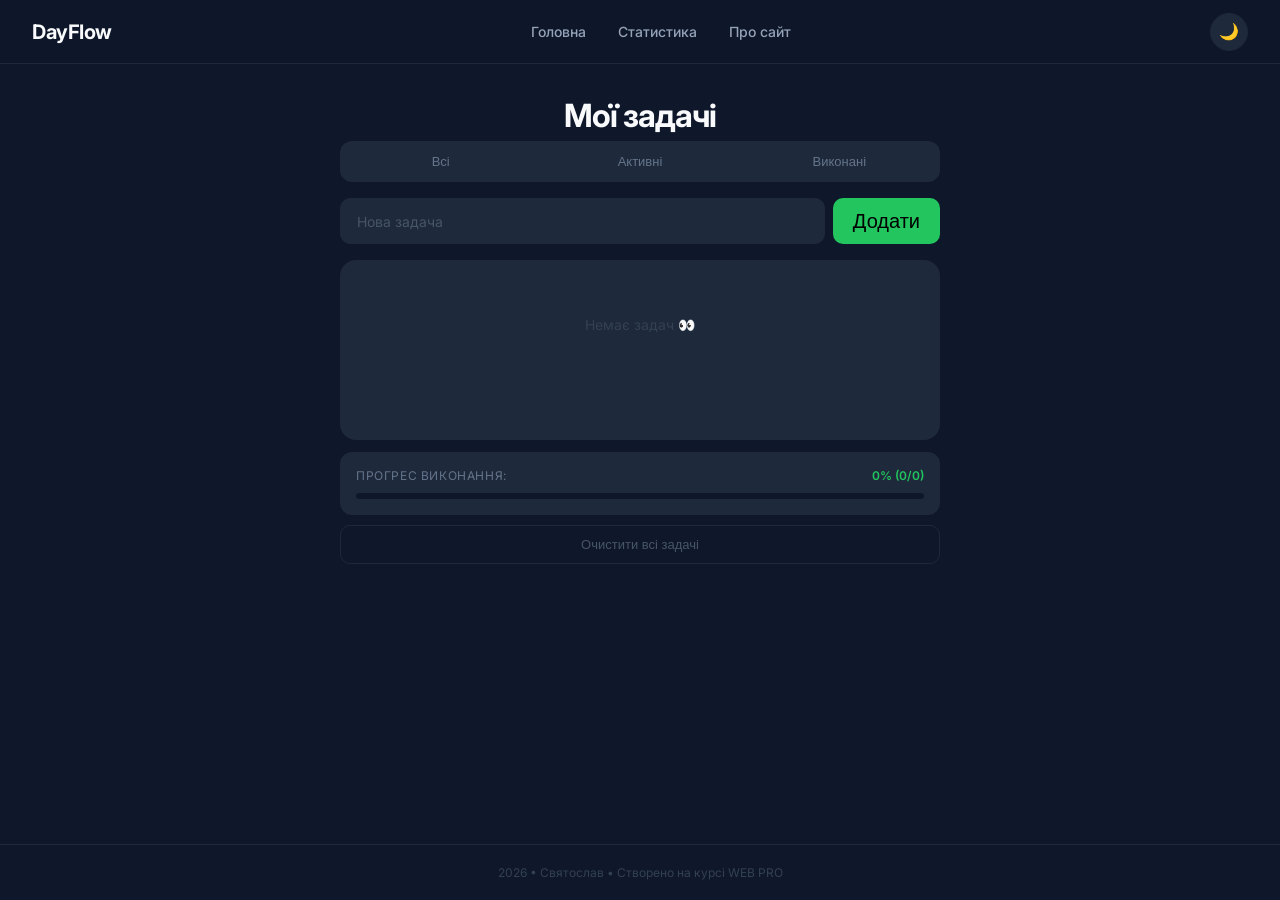
<file: index.html>
<!DOCTYPE html>
<html lang="uk">
<head>
	<meta charset="UTF-8">
	<meta name="viewport" content="width=device-width, initial-scale=1.0">
	<title>DayFlow</title>
	<link rel="stylesheet" href="style.css">
</head>
<body>

<header>
	<h1>DayFlow</h1>

	<nav>
		<a href="index.html">Головна</a>
		<a href="stats.html">Статистика</a>
		<a href="about.html">Про сайт</a>
	</nav>

	<button id="themeBtn">🌙</button>
</header>

<main>

	<h2>Мої задачі</h2>

	<div class="filters">
		<button onclick="setActive(this); showTasks('all')">Всі</button>
		<button onclick="setActive(this); showTasks('active')">Активні</button>
		<button onclick="setActive(this); showTasks('done')">Виконані</button>
	</div>

	<div class="task-form">
		<input	type="text"	id="taskInput"	placeholder="Нова задача">

		<button id="addBtn">Додати</button>
	</div>

	<div class="tasks-container">
		<ul id="taskList"></ul>
	</div>

	<div class="progress-section">
	<p>
		Прогрес виконання:
		<span id="progressText">0%</span>
	</p>

	<div class="progress-bar">
		<div id="progressFill"></div>
	</div>
</div>

	<button
		id="clearBtn"
		class="clear-btn"
	>
		Очистити всі задачі
	</button>

</main>

<footer>
	<p>2026 • Святослав • Створено на курсі WEB PRO</p>
</footer>

<script src="script.js"></script>
<script src="theme.js"></script>

</body>
</html>
</file>
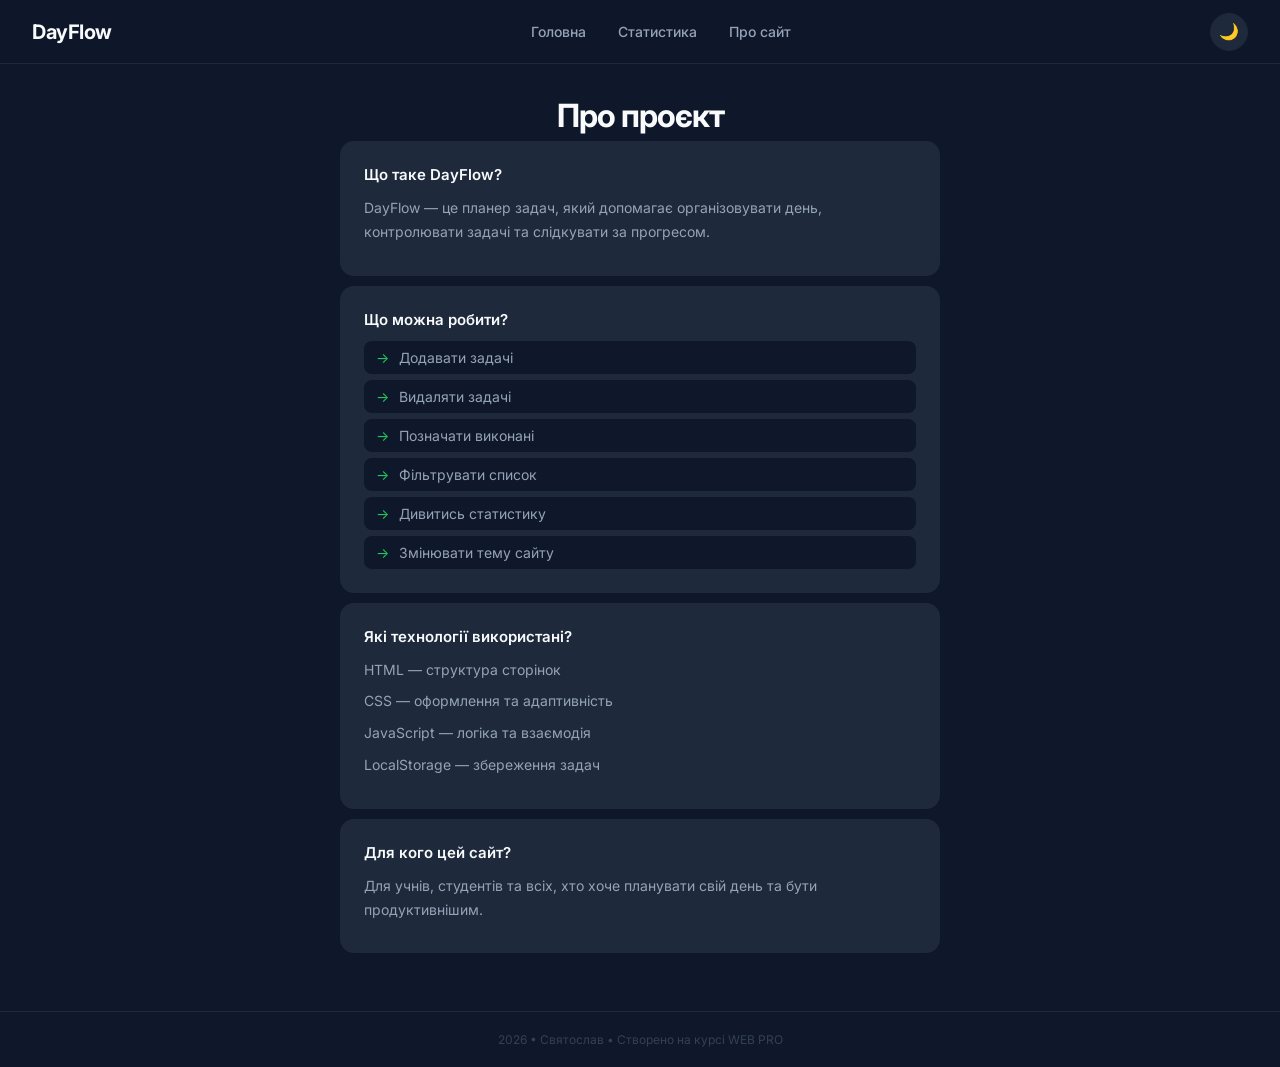
<file: about.html>
<!DOCTYPE html>
<html lang="uk">
<head>
	<meta charset="UTF-8">
	<meta name="viewport" content="width=device-width, initial-scale=1.0">
	<title>Про сайт</title>
	<link rel="stylesheet" href="style.css">
</head>
<body>

<header>
	<h1>DayFlow</h1>

	<nav>
		<a href="index.html">Головна</a>
		<a href="stats.html">Статистика</a>
		<a href="about.html">Про сайт</a>
	</nav>

	<button id="themeBtn">🌙</button>
</header>

<main>

	<h2>Про проєкт</h2>

	<section class="about-box">
		<h3>Що таке DayFlow?</h3>
		<p>
			DayFlow — це планер задач, який допомагає
			організовувати день, контролювати задачі
			та слідкувати за прогресом.
		</p>
	</section>

	<section class="about-box">
		<h3>Що можна робити?</h3>

		<ul class="about-list">
			<li>Додавати задачі</li>
			<li>Видаляти задачі</li>
			<li>Позначати виконані</li>
			<li>Фільтрувати список</li>
			<li>Дивитись статистику</li>
			<li>Змінювати тему сайту</li>
		</ul>
	</section>

	<section class="about-box">
		<h3>Які технології використані?</h3>

		<p>
			HTML — структура сторінок
		</p>

		<p>
			CSS — оформлення та адаптивність
		</p>

		<p>
			JavaScript — логіка та взаємодія
		</p>

		<p>
			LocalStorage — збереження задач
		</p>
	</section>

	<section class="about-box">
		<h3>Для кого цей сайт?</h3>

		<p>
			Для учнів, студентів та всіх,
			хто хоче планувати свій день
			та бути продуктивнішим.
		</p>
	</section>

</main>

<footer>
	<p>2026 • Святослав • Створено на курсі WEB PRO</p>
</footer>
<script src="theme.js"></script>


</body>
</html>
</file>
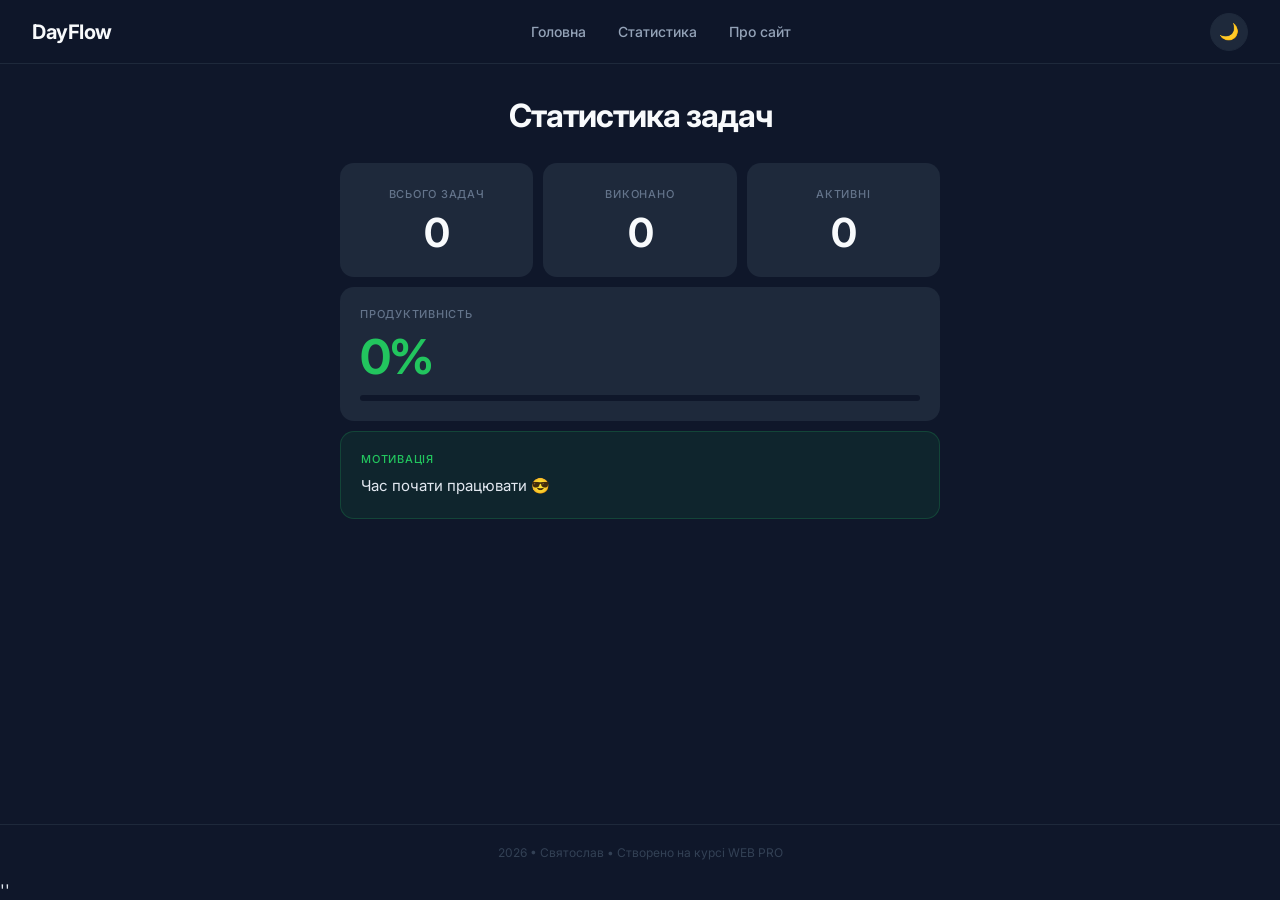
<file: stats.html>
<!DOCTYPE html>
<html lang="uk">
<head>
	<meta charset="UTF-8">
	<meta name="viewport" content="width=device-width, initial-scale=1.0">
	<title>Статистика</title>
	<link rel="stylesheet" href="style.css">
</head>
<body>

<header>
	<h1>DayFlow</h1>

	<nav>
		<a href="index.html">Головна</a>
		<a href="stats.html">Статистика</a>
		<a href="about.html">Про сайт</a>
	</nav>

	<button id="themeBtn">🌙</button>
</header>

<main>

	<h2>Статистика задач</h2>

	<div class="stats-container">

		<div class="stat-card">
			<h3>Всього задач</h3>
			<p id="allTasks">0</p>
		</div>

		<div class="stat-card">
			<h3>Виконано</h3>
			<p id="doneTasks">0</p>
		</div>

		<div class="stat-card">
			<h3>Активні</h3>
			<p id="activeTasks">0</p>
		</div>

	</div>

	<div class="productivity">

		<h3>Продуктивність</h3>

		<p id="productivityText">0%</p>

		<div class="progress-bar">
			<div id="statsProgress"></div>
		</div>

	</div>

	<div class="motivation-box">
		<h3>Мотивація</h3>
		<p id="motivationText"></p>
	</div>

</main>

<footer>
	<p>2026 • Святослав • Створено на курсі WEB PRO</p>
</footer>

<script src="theme.js"></script>
<script src="stats.js"></script>''

</body>
</html>
</file>
<file: style.css>
@import url('https://fonts.googleapis.com/css2?family=Inter:wght@400;500;600;700&display=swap');


* {
	margin: 0;
	padding: 0;
	box-sizing: border-box;
}


body {
	font-family: 'Inter', sans-serif;
	background: #0f172a;
	color: #e2e8f0;
	min-height: 100vh;
	display: flex;
	flex-direction: column;
}



header {
	position: fixed;
	top: 0;
	left: 0;
	width: 100%;
	height: 64px;
	background: rgba(15, 23, 42, 0.9);
	backdrop-filter: blur(10px);
	border-bottom: 1px solid #1e293b;
	display: flex;
	align-items: center;
	justify-content: space-between;
	padding: 0 32px;
	z-index: 100;
}

header h1 {
	font-size: 20px;
	font-weight: 700;
	color: #f8fafc;
	letter-spacing: -0.5px;
}

nav {
	display: flex;
	gap: 4px;
}

nav a {
	color: #94a3b8;
	text-decoration: none;
	font-size: 14px;
	font-weight: 500;
	padding: 8px 14px;
	border-radius: 8px;
	transition: background 0.2s, color 0.2s;
}

nav a:hover {
	background: #1e293b;
	color: #f8fafc;
}

#themeBtn {
	width: 38px;
	height: 38px;
	border-radius: 50%;
	border: 1px solid #1e293b;
	background: #1e293b;
	font-size: 16px;
	cursor: pointer;
	transition: background 0.2s;
	padding: 0;
}

#themeBtn:hover {
	background: #334155;
	transform: none;
	box-shadow: none;
}



main {
	flex: 1;
	max-width: 640px;
	width: 100%;
	margin: 0 auto;
	padding: 96px 20px 48px;
}

h2 {
	font-size: 32px;
	font-weight: 700;
	color: #f8fafc;
	letter-spacing: -1px;
	margin-bottom: 6px;
	text-align: center;
}

#todayDate {
	text-align: center;
	color: #475569;
	font-size: 13px;
	margin-bottom: 32px;
	text-transform: uppercase;
	letter-spacing: 0.05em;
}



.filters {
	display: flex;
	gap: 6px;
	background: #1e293b;
	border-radius: 12px;
	padding: 4px;
	margin-bottom: 16px;
}

.filters button {
	flex: 1;
	padding: 9px;
	font-size: 13px;
	font-weight: 500;
	background: transparent;
	color: #64748b;
	border: none;
	border-radius: 9px;
	cursor: pointer;
	transition: background 0.2s, color 0.2s;
}

.filters button:hover {
	color: #e2e8f0;
	background: #334155;
	transform: none;
	box-shadow: none;
}

.filters button.active-filter {
	background: #0f172a;
	color: #f8fafc;
}


.task-form {
	display: flex;
	gap: 8px;
	margin-bottom: 16px;
}

input {
	flex: 1;
	padding: 13px 16px;
	border-radius: 10px;
	border: 1px solid #1e293b;
	background: #1e293b;
	color: #f8fafc;
	font-size: 14px;
	font-family: 'Inter', sans-serif;
	outline: none;
	transition: border-color 0.2s;
}

input::placeholder {
	color: #475569;
}

input:focus {
	border-color: #22c55e;
	transform: none;
	box-shadow: none;
}

#addBtn {
	padding: 13px 20px;
	background: #22c55e;
	color: #000;
	font-size: 20px;
	font-weight: 400;
	border: none;
	border-radius: 10px;
	cursor: pointer;
	transition: background 0.2s, transform 0.15s;
	line-height: 1;
}

#addBtn:hover {
	background: #16a34a;
	transform: scale(1.05);
	box-shadow: none;
}


.tasks-container {
	background: #1e293b;
	border-radius: 16px;
	padding: 8px;
	min-height: 180px;
}

ul {
	list-style: none;
	display: flex;
	flex-direction: column;
	gap: 4px;
}

li {
	display: flex;
	align-items: center;
	gap: 10px;
	padding: 12px 14px;
	border-radius: 10px;
	background: transparent;
	transition: background 0.2s;
	animation: fadeIn 0.25s ease;
}

li:hover {
	background: #0f172a;
	transform: none;
}

.task-info {
	flex: 1;
}

.task-text {
	display: block;
	font-size: 14px;
	color: #e2e8f0;
}

.task-date {
	display: block;
	font-size: 11px;
	color: #475569;
	margin-top: 2px;
}

li.done .task-text {
	text-decoration: line-through;
	color: #475569;
}

li button {
	width: 30px;
	height: 30px;
	border: none;
	border-radius: 8px;
	cursor: pointer;
	font-size: 13px;
	transition: background 0.2s;
	padding: 0;
	box-shadow: none;
}

li button:hover {
	transform: none;
	box-shadow: none;
}

li .done-btn {
	background: #14532d;
	color: #22c55e;
}

li .done-btn:hover {
	background: #22c55e;
	color: #000;
}

li .delete-btn {
	background: #450a0a;
	color: #f87171;
}

li .delete-btn:hover {
	background: #ef4444;
	color: #fff;
}

.empty {
	text-align: center;
	padding: 48px 20px;
	color: #334155;
	font-size: 14px;
}


.progress-section {
	margin-top: 12px;
	background: #1e293b;
	border-radius: 12px;
	padding: 16px;
}

.progress-section p {
	display: flex;
	justify-content: space-between;
	font-size: 12px;
	color: #64748b;
	text-transform: uppercase;
	letter-spacing: 0.05em;
	margin-bottom: 10px;
}

#progressText {
	color: #22c55e;
	font-weight: 600;
	text-transform: none;
	letter-spacing: 0;
}

.progress-bar {
	height: 6px;
	background: #0f172a;
	border-radius: 99px;
	overflow: hidden;
}

#progressFill {
	height: 100%;
	width: 0;
	background: #22c55e;
	border-radius: 99px;
	transition: width 0.5s ease;
}


.clear-btn {
	width: 100%;
	margin-top: 10px;
	background: transparent;
	color: #475569;
	border: 1px solid #1e293b;
	border-radius: 10px;
	padding: 11px;
	font-size: 13px;
	cursor: pointer;
	transition: color 0.2s, border-color 0.2s, background 0.2s;
}

.clear-btn:hover {
	color: #ef4444;
	border-color: #ef4444;
	background: rgba(239, 68, 68, 0.08);
	transform: none;
	box-shadow: none;
}



.popup {
	position: fixed;
	bottom: 28px;
	right: 20px;
	background: #1e293b;
	border: 1px solid #334155;
	color: #e2e8f0;
	font-size: 13px;
	padding: 12px 18px;
	border-radius: 10px;
	animation: fadeIn 0.2s ease;
}


.stats-container {
	display: grid;
	grid-template-columns: repeat(3, 1fr);
	gap: 10px;
	margin-top: 28px;
}

.stat-card {
	background: #1e293b;
	border-radius: 14px;
	padding: 24px 16px;
	text-align: center;
	transition: transform 0.2s;
}

.stat-card:hover {
	transform: translateY(-4px);
}

.stat-card h3 {
	font-size: 11px;
	font-weight: 500;
	color: #64748b;
	text-transform: uppercase;
	letter-spacing: 0.07em;
	margin-bottom: 12px;
}

.stat-card p {
	font-size: 40px;
	font-weight: 700;
	color: #f8fafc;
	letter-spacing: -1.5px;
	line-height: 1;
}

.productivity {
	margin-top: 10px;
	background: #1e293b;
	border-radius: 14px;
	padding: 20px;
}

.productivity h3 {
	font-size: 11px;
	font-weight: 500;
	color: #64748b;
	text-transform: uppercase;
	letter-spacing: 0.07em;
	margin-bottom: 12px;
}

#productivityText {
	font-size: 48px;
	font-weight: 700;
	color: #22c55e;
	letter-spacing: -2px;
	display: block;
	margin-bottom: 14px;
	line-height: 1;
}

#statsProgress {
	height: 100%;
	width: 0;
	background: #22c55e;
	border-radius: 99px;
	transition: width 0.5s ease;
}

.motivation-box {
	margin-top: 10px;
	background: rgba(34, 197, 94, 0.08);
	border: 1px solid rgba(34, 197, 94, 0.2);
	border-radius: 14px;
	padding: 20px;
}

.motivation-box h3 {
	font-size: 11px;
	font-weight: 500;
	color: #22c55e;
	text-transform: uppercase;
	letter-spacing: 0.07em;
	margin-bottom: 8px;
}

#motivationText {
	font-size: 15px;
	color: #e2e8f0;
	line-height: 1.6;
}


.about-box {
	background: #1e293b;
	border-radius: 14px;
	padding: 24px;
	margin-bottom: 10px;
	transition: transform 0.2s;
}

.about-box:hover {
	transform: translateY(-3px);
}

.about-box h3 {
	font-size: 15px;
	font-weight: 600;
	color: #f8fafc;
	margin-bottom: 12px;
}

.about-box p {
	font-size: 14px;
	color: #94a3b8;
	line-height: 1.7;
	margin-bottom: 8px;
}

.about-list {
	list-style: none;
	display: flex;
	flex-direction: column;
	gap: 6px;
}

.about-list li {
	font-size: 14px;
	color: #94a3b8;
	padding: 8px 12px;
	background: #0f172a;
	border-radius: 8px;
	animation: none;
	transition: background 0.2s, color 0.2s;
}

.about-list li:hover {
	background: #334155;
	color: #e2e8f0;
	transform: none;
}

.about-list li::before {
	content: "→ ";
	color: #22c55e;
}


footer {
	padding: 20px;
	text-align: center;
	border-top: 1px solid #1e293b;
}

footer p {
	font-size: 12px;
	color: #334155;
}


.light-theme {
	background: #f1f5f9;
	color: #0f172a;
}

.light-theme header {
	background: rgba(241, 245, 249, 0.9);
	border-bottom: 1px solid #e2e8f0;
}

.light-theme header h1 {
	 color: #0f172a; 
}

.light-theme nav a { color: #64748b; }
.light-theme nav a:hover { background: #e2e8f0; color: #0f172a; }

.light-theme #themeBtn { background: #e2e8f0; border-color: #e2e8f0; }
.light-theme #themeBtn:hover { background: #cbd5e1; }

.light-theme h2 { color: #0f172a; }

.light-theme input {
	background: #fff;
	border-color: #e2e8f0;
	color: #0f172a;
}

.light-theme input::placeholder { color: #94a3b8; }
.light-theme input:focus { border-color: #22c55e; }

.light-theme .filters { background: #e2e8f0; }
.light-theme .filters button.active-filter { background: #fff; color: #0f172a; }

.light-theme .tasks-container { background: #fff; }
.light-theme li:hover { background: #f1f5f9; }
.light-theme .task-text { color: #0f172a; }
.light-theme li.done .task-text { color: #94a3b8; }

.light-theme .progress-section { background: #fff; }
.light-theme .progress-bar { background: #e2e8f0; }

.light-theme .clear-btn { border-color: #e2e8f0; }

.light-theme .popup { background: #fff; border-color: #e2e8f0; color: #0f172a; }

.light-theme .stat-card { background: #fff; }
.light-theme .stat-card p { color: #0f172a; }
.light-theme .productivity { background: #fff; }

.light-theme .motivation-box {
	background: rgba(34, 197, 94, 0.06);
	border-color: rgba(34, 197, 94, 0.2);
}

.light-theme #motivationText { color: #0f172a; }

.light-theme .about-box { background: #fff; }
.light-theme .about-list li { background: #f1f5f9; }
.light-theme .about-list li:hover { background: #e2e8f0; color: #0f172a; }

.light-theme footer { border-top-color: #e2e8f0; }
.light-theme h3 { color: #0f172a; }

@keyframes fadeIn {
	from { opacity: 0; transform: translateY(8px); }
	to   { opacity: 1; transform: translateY(0); }
}

@media (max-width: 600px) {
	header { padding: 0 16px; }
	nav a { font-size: 13px; padding: 7px 10px; }
	main { padding: 80px 14px 40px; }
	h2 { font-size: 26px; }
	.stats-container { grid-template-columns: 1fr 1fr; }
	li button { opacity: 1; }
}
h1
</file>
